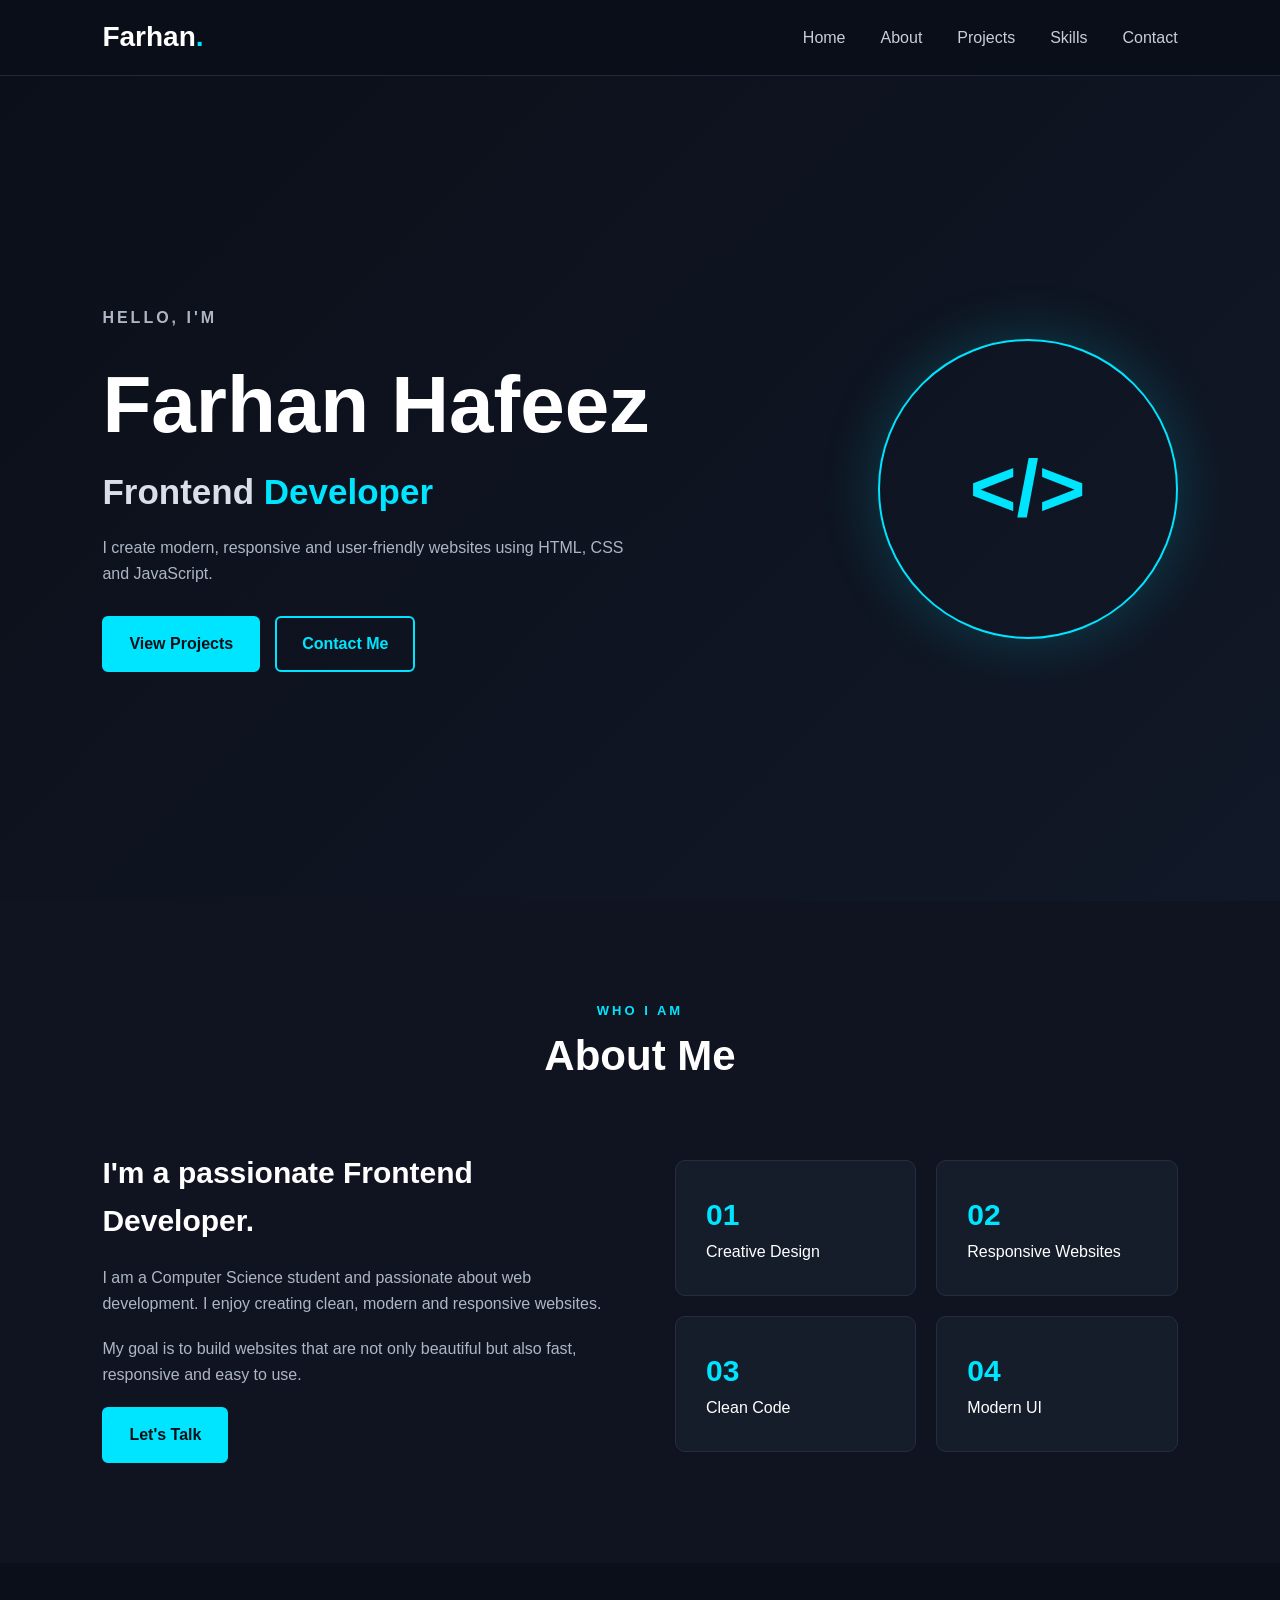
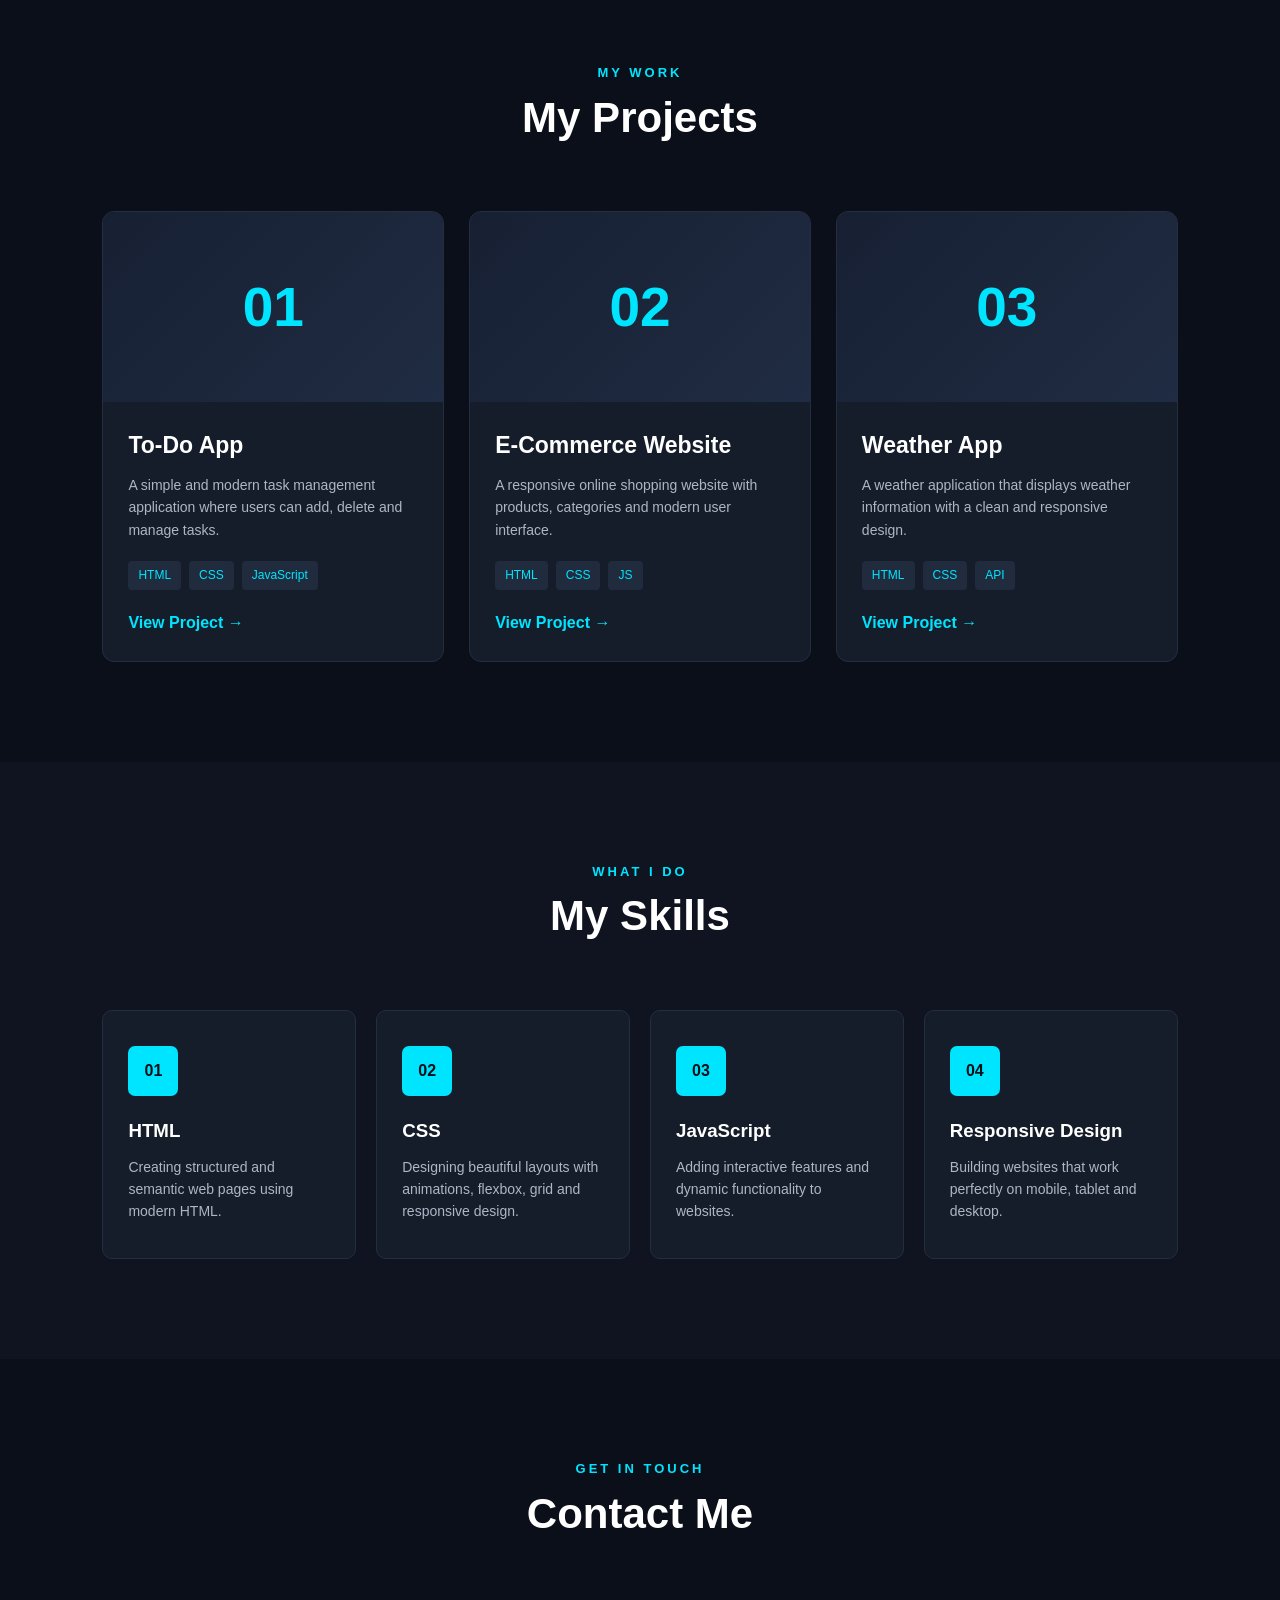
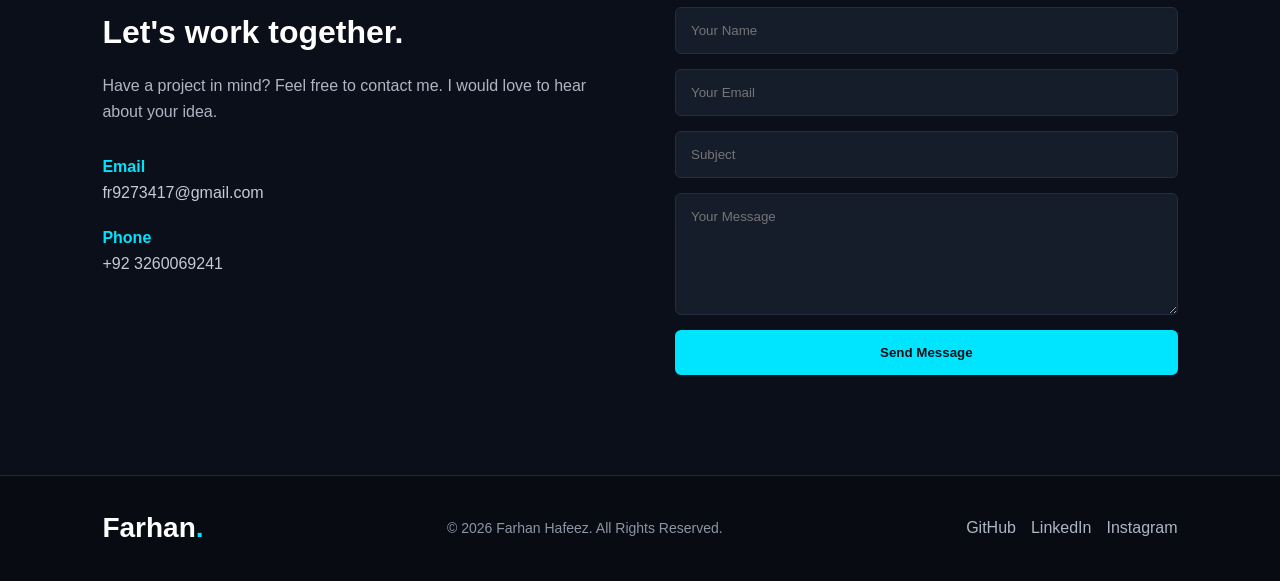
<file: index.html>
<!DOCTYPE html>
<html lang="en">
<head>
    <meta charset="UTF-8">
    <meta name="viewport" content="width=device-width, initial-scale=1.0">

    <title>Farhan | Portfolio</title>

   <link rel="stylesheet" href="portfolio.css">
</head>

<body>

    <!-- ================= NAVBAR ================= -->
    <header>
        <nav class="navbar">

            <div class="logo">Farhan<span>.</span></div>

            <ul class="nav-links">
                <li><a href="#home">Home</a></li>
                <li><a href="#about">About</a></li>
                <li><a href="#projects">Projects</a></li>
                <li><a href="#features">Skills</a></li>
                <li><a href="#contact">Contact</a></li>
            </ul>

            <button class="menu-btn" id="menuBtn">☰</button>

        </nav>
    </header>


    <!-- ================= HERO / INTRO ================= -->
    <section class="hero" id="home">

        <div class="hero-content">

            <p class="small-text">HELLO, I'M</p>

            <h1>Farhan Hafeez</h1>

            <h2>Frontend <span>Developer</span></h2>

            <p>
                I create modern, responsive and user-friendly websites
                using HTML, CSS and JavaScript.
            </p>

            <div class="hero-buttons">
                <a href="#projects" class="btn">View Projects</a>
                <a href="#contact" class="btn btn-outline">Contact Me</a>
            </div>

        </div>

        <div class="hero-image">
            <div class="profile-circle">
                <span>&lt;/&gt;</span>
            </div>
        </div>

    </section>


    <!-- ================= ABOUT ================= -->
    <section class="about section" id="about">

        <div class="section-title">
            <p>WHO I AM</p>
            <h2>About Me</h2>
        </div>

        <div class="about-content">

            <div class="about-text">

                <h3>I'm a passionate Frontend Developer.</h3>

                <p>
                    I am a Computer Science student and passionate about
                    web development. I enjoy creating clean, modern and
                    responsive websites.
                </p>

                <p>
                    My goal is to build websites that are not only
                    beautiful but also fast, responsive and easy to use.
                </p>

                <a href="#contact" class="btn">Let's Talk</a>

            </div>

            <div class="about-info">

                <div class="info-box">
                    <h3>01</h3>
                    <p>Creative Design</p>
                </div>

                <div class="info-box">
                    <h3>02</h3>
                    <p>Responsive Websites</p>
                </div>

                <div class="info-box">
                    <h3>03</h3>
                    <p>Clean Code</p>
                </div>

                <div class="info-box">
                    <h3>04</h3>
                    <p>Modern UI</p>
                </div>

            </div>

        </div>

    </section>


    <!-- ================= PROJECTS ================= -->
    <section class="projects section" id="projects">

        <div class="section-title">
            <p>MY WORK</p>
            <h2>My Projects</h2>
        </div>

        <div class="project-container">

            <!-- Project 1 -->
            <div class="project-card">

                <div class="project-image">
                    <span>01</span>
                </div>

                <div class="project-content">

                    <h3>To-Do App</h3>

                    <p>
                        A simple and modern task management application
                        where users can add, delete and manage tasks.
                    </p>

                    <div class="tags">
                        <span>HTML</span>
                        <span>CSS</span>
                        <span>JavaScript</span>
                    </div>

                    <a href="#" class="project-btn">View Project →</a>

                </div>

            </div>


            <!-- Project 2 -->
            <div class="project-card">

                <div class="project-image">
                    <span>02</span>
                </div>

                <div class="project-content">

                    <h3>E-Commerce Website</h3>

                    <p>
                        A responsive online shopping website with
                        products, categories and modern user interface.
                    </p>

                    <div class="tags">
                        <span>HTML</span>
                        <span>CSS</span>
                        <span>JS</span>
                    </div>

                    <a href="#" class="project-btn">View Project →</a>

                </div>

            </div>


            <!-- Project 3 -->
            <div class="project-card">

                <div class="project-image">
                    <span>03</span>
                </div>

                <div class="project-content">

                    <h3>Weather App</h3>

                    <p>
                        A weather application that displays weather
                        information with a clean and responsive design.
                    </p>

                    <div class="tags">
                        <span>HTML</span>
                        <span>CSS</span>
                        <span>API</span>
                    </div>

                    <a href="#" class="project-btn">View Project →</a>

                </div>

            </div>

        </div>

    </section>


    <!-- ================= FEATURES / SKILLS ================= -->
    <section class="features section" id="features">

        <div class="section-title">
            <p>WHAT I DO</p>
            <h2>My Skills</h2>
        </div>

        <div class="feature-container">

            <div class="feature-card">
                <div class="icon">01</div>
                <h3>HTML</h3>
                <p>
                    Creating structured and semantic web pages
                    using modern HTML.
                </p>
            </div>

            <div class="feature-card">
                <div class="icon">02</div>
                <h3>CSS</h3>
                <p>
                    Designing beautiful layouts with animations,
                    flexbox, grid and responsive design.
                </p>
            </div>

            <div class="feature-card">
                <div class="icon">03</div>
                <h3>JavaScript</h3>
                <p>
                    Adding interactive features and dynamic
                    functionality to websites.
                </p>
            </div>

            <div class="feature-card">
                <div class="icon">04</div>
                <h3>Responsive Design</h3>
                <p>
                    Building websites that work perfectly on
                    mobile, tablet and desktop.
                </p>
            </div>

        </div>

    </section>


    <!-- ================= CONTACT ================= -->
    <section class="contact section" id="contact">

        <div class="section-title">
            <p>GET IN TOUCH</p>
            <h2>Contact Me</h2>
        </div>

        <div class="contact-container">

            <div class="contact-info">

                <h3>Let's work together.</h3>

                <p>
                    Have a project in mind? Feel free to contact me.
                    I would love to hear about your idea.
                </p>

                <div class="contact-item">
                    <strong>Email</strong>
                    <p>fr9273417@gmail.com</p>
                </div>

                <div class="contact-item">
                    <strong>Phone</strong>
                    <p>+92 3260069241</p>
                </div>

            </div>


            <form id="contactForm">

                <input type="text" id="name" placeholder="Your Name">

                <input type="email" id="email" placeholder="Your Email">

                <input type="text" id="subject" placeholder="Subject">

                <textarea id="message" rows="6"
                    placeholder="Your Message"></textarea>

                <button type="submit" class="btn">
                    Send Message
                </button>

            </form>

        </div>

    </section>


    <!-- ================= FOOTER ================= -->
    <footer>

        <div class="logo">Farhan<span>.</span></div>

        <p>
            © 2026 Farhan Hafeez. All Rights Reserved.
        </p>

        <div class="socials">
            <a href="#">GitHub</a>
            <a href="#">LinkedIn</a>
            <a href="#">Instagram</a>
        </div>

    </footer>


    <script src="script.js"></script>

</body>
</html>
</file>
<file: portfolio.css>
/* ================= GENERAL ================= */

* {
    margin: 0;
    padding: 0;
    box-sizing: border-box;
    scroll-behavior: smooth;
}

body {
    font-family: Arial, sans-serif;
    background: #0b0f19;
    color: #ffffff;
    line-height: 1.6;
}

a {
    text-decoration: none;
    color: inherit;
}

section {
    padding: 100px 8%;
}


/* ================= NAVBAR ================= */

header {
    position: sticky;
    top: 0;
    z-index: 1000;
    background: rgba(11, 15, 25, 0.95);
    border-bottom: 1px solid #222938;
}

.navbar {
    height: 75px;
    padding: 0 8%;

    display: flex;
    justify-content: space-between;
    align-items: center;
}

.logo {
    font-size: 28px;
    font-weight: bold;
}

.logo span {
    color: #00e5ff;
}

.nav-links {
    display: flex;
    gap: 35px;
    list-style: none;
}

.nav-links a {
    color: #c8ced9;
    transition: 0.3s;
}

.nav-links a:hover {
    color: #00e5ff;
}

.menu-btn {
    display: none;
    background: none;
    border: none;
    color: white;
    font-size: 28px;
    cursor: pointer;
}


/* ================= HERO ================= */

.hero {
    min-height: calc(100vh - 75px);

    display: flex;
    justify-content: space-between;
    align-items: center;

    background: linear-gradient(
        135deg,
        #0b0f19,
        #111827
    );
}

.hero-content {
    max-width: 650px;
}

.small-text {
    color: #00e5ff;
    font-weight: bold;
    letter-spacing: 3px;
    margin-bottom: 10px;
}

.hero h1 {
    font-size: clamp(45px, 7vw, 80px);
    line-height: 1.1;
}

.hero h2 {
    font-size: 35px;
    margin: 15px 0;
    color: #d9dee8;
}

.hero h2 span {
    color: #00e5ff;
}

.hero p {
    color: #aeb6c5;
    max-width: 550px;
    margin-bottom: 30px;
}

.hero-buttons {
    display: flex;
    gap: 15px;
}

.btn {
    display: inline-block;
    padding: 13px 25px;

    background: #00e5ff;
    color: #071018;

    border: 2px solid #00e5ff;
    border-radius: 6px;

    font-weight: bold;

    transition: 0.3s;
}

.btn:hover {
    background: transparent;
    color: #00e5ff;
}

.btn-outline {
    background: transparent;
    color: #00e5ff;
}

.btn-outline:hover {
    background: #00e5ff;
    color: #071018;
}


/* ================= HERO IMAGE ================= */

.hero-image {
    display: flex;
    justify-content: center;
    align-items: center;
}

.profile-circle {
    width: 300px;
    height: 300px;

    border: 2px solid #00e5ff;
    border-radius: 50%;

    display: flex;
    justify-content: center;
    align-items: center;

    box-shadow: 0 0 60px rgba(0, 229, 255, 0.2);
}

.profile-circle span {
    font-size: 80px;
    color: #00e5ff;
    font-weight: bold;
}


/* ================= SECTION TITLE ================= */

.section-title {
    text-align: center;
    margin-bottom: 60px;
}

.section-title p {
    color: #00e5ff;
    letter-spacing: 3px;
    font-size: 13px;
    font-weight: bold;
}

.section-title h2 {
    font-size: 42px;
}


/* ================= ABOUT ================= */

.about {
    background: #0f1420;
}

.about-content {
    display: grid;
    grid-template-columns: 1fr 1fr;
    gap: 70px;
    align-items: center;
}

.about-text h3 {
    font-size: 30px;
    margin-bottom: 20px;
}

.about-text p {
    color: #aeb6c5;
    margin-bottom: 20px;
}

.about-info {
    display: grid;
    grid-template-columns: 1fr 1fr;
    gap: 20px;
}

.info-box {
    padding: 30px;
    background: #151c2a;
    border: 1px solid #252e40;
    border-radius: 10px;
}

.info-box h3 {
    color: #00e5ff;
    font-size: 30px;
}


/* ================= PROJECTS ================= */

.project-container {
    display: grid;
    grid-template-columns: repeat(3, 1fr);
    gap: 25px;
}

.project-card {
    background: #151c2a;
    border: 1px solid #252e40;
    border-radius: 12px;
    overflow: hidden;

    transition: 0.3s;
}

.project-card:hover {
    transform: translateY(-8px);
    border-color: #00e5ff;
}

.project-image {
    height: 190px;

    display: flex;
    justify-content: center;
    align-items: center;

    background: linear-gradient(
        135deg,
        #172033,
        #202c43
    );
}

.project-image span {
    font-size: 55px;
    font-weight: bold;
    color: #00e5ff;
}

.project-content {
    padding: 25px;
}

.project-content h3 {
    font-size: 23px;
    margin-bottom: 10px;
}

.project-content p {
    color: #aeb6c5;
    font-size: 14px;
    margin-bottom: 20px;
}

.tags {
    display: flex;
    gap: 8px;
    flex-wrap: wrap;
    margin-bottom: 20px;
}

.tags span {
    padding: 5px 10px;
    border-radius: 4px;
    background: #202b3e;
    color: #00e5ff;
    font-size: 12px;
}

.project-btn {
    color: #00e5ff;
    font-weight: bold;
}


/* ================= FEATURES ================= */

.features {
    background: #0f1420;
}

.feature-container {
    display: grid;
    grid-template-columns: repeat(4, 1fr);
    gap: 20px;
}

.feature-card {
    padding: 35px 25px;

    background: #151c2a;
    border: 1px solid #252e40;
    border-radius: 10px;

    transition: 0.3s;
}

.feature-card:hover {
    transform: translateY(-7px);
    border-color: #00e5ff;
}

.icon {
    width: 50px;
    height: 50px;

    display: flex;
    justify-content: center;
    align-items: center;

    background: #00e5ff;
    color: #071018;

    border-radius: 7px;
    font-weight: bold;

    margin-bottom: 20px;
}

.feature-card h3 {
    margin-bottom: 10px;
}

.feature-card p {
    color: #aeb6c5;
    font-size: 14px;
}


/* ================= CONTACT ================= */

.contact-container {
    display: grid;
    grid-template-columns: 1fr 1fr;
    gap: 70px;
}

.contact-info h3 {
    font-size: 32px;
    margin-bottom: 15px;
}

.contact-info > p {
    color: #aeb6c5;
    margin-bottom: 30px;
}

.contact-item {
    margin-bottom: 20px;
}

.contact-item strong {
    color: #00e5ff;
}

.contact-item p {
    color: #c5cad4;
}

form {
    display: flex;
    flex-direction: column;
    gap: 15px;
}

input,
textarea {
    width: 100%;
    padding: 15px;

    background: #151c2a;
    border: 1px solid #252e40;
    border-radius: 6px;

    color: white;
    outline: none;

    font-family: inherit;
}

input:focus,
textarea:focus {
    border-color: #00e5ff;
}

textarea {
    resize: vertical;
}


/* ================= FOOTER ================= */

footer {
    padding: 30px 8%;

    background: #080b12;
    border-top: 1px solid #222938;

    display: flex;
    justify-content: space-between;
    align-items: center;
    gap: 20px;
}

footer p {
    color: #8d96a6;
    font-size: 14px;
}

.socials {
    display: flex;
    gap: 15px;
}

.socials a {
    color: #aeb6c5;
}

.socials a:hover {
    color: #00e5ff;
}


/* ================= RESPONSIVE ================= */

@media (max-width: 900px) {

    .nav-links {
        position: absolute;
        top: 75px;
        left: 0;

        width: 100%;

        background: #0b0f19;

        display: none;
        flex-direction: column;

        padding: 25px 8%;
    }

    .nav-links.active {
        display: flex;
    }

    .menu-btn {
        display: block;
    }

    .hero {
        flex-direction: column;
        text-align: center;
        gap: 60px;
    }

    .hero-buttons {
        justify-content: center;
    }

    .profile-circle {
        width: 230px;
        height: 230px;
    }

    .about-content,
    .contact-container {
        grid-template-columns: 1fr;
    }

    .project-container {
        grid-template-columns: 1fr 1fr;
    }

    .feature-container {
        grid-template-columns: 1fr 1fr;
    }

}


@media (max-width: 600px) {

    section {
        padding: 70px 5%;
    }

    .navbar {
        padding: 0 5%;
    }

    .hero h1 {
        font-size: 45px;
    }

    .hero h2 {
        font-size: 25px;
    }

    .hero-buttons {
        flex-direction: column;
    }

    .project-container,
    .feature-container,
    .about-info {
        grid-template-columns: 1fr;
    }

    footer {
        flex-direction: column;
        text-align: center;
    }

}
</file>
